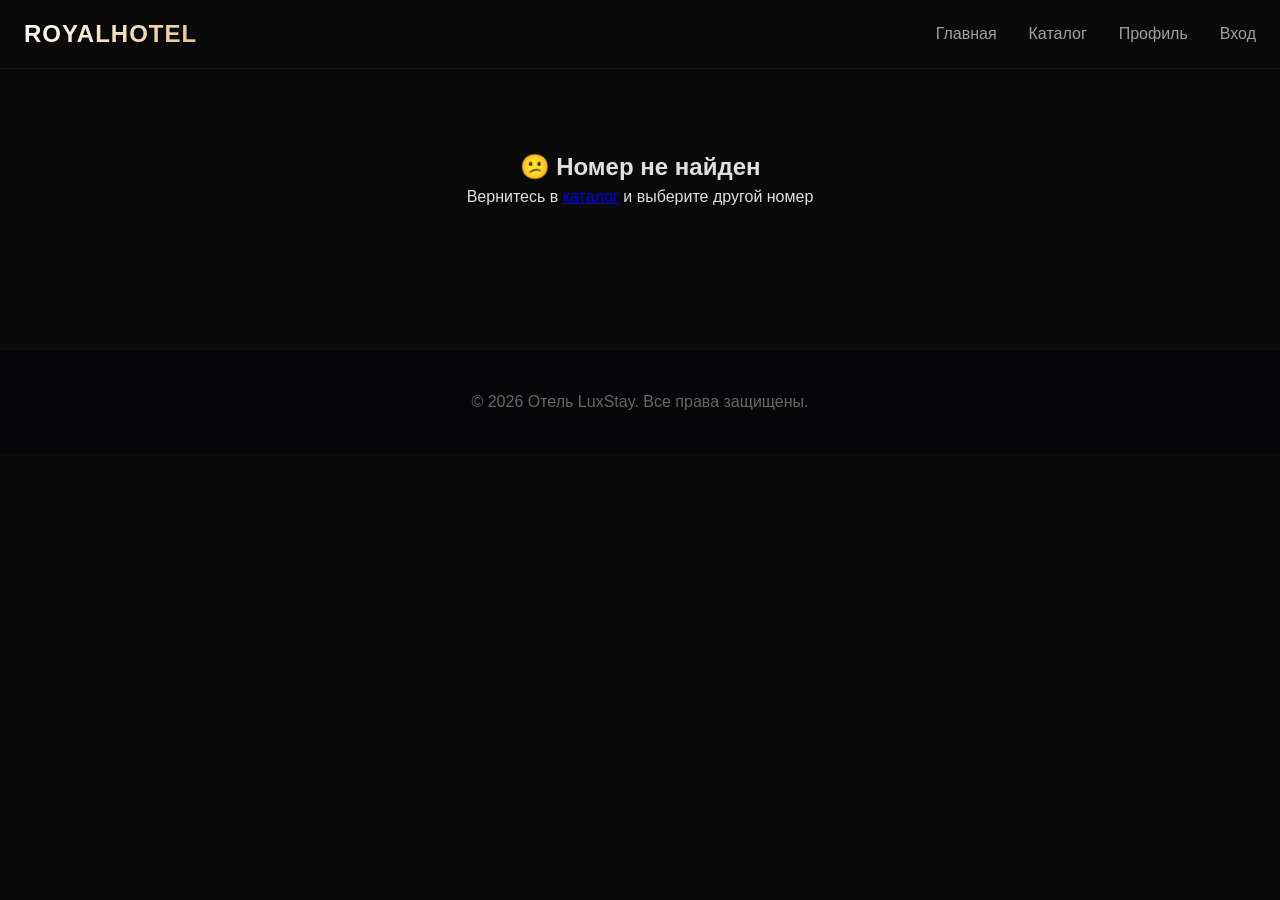
<file: booking.html>
<!DOCTYPE html>
<html lang="ru">
<head>
    <meta charset="UTF-8">
    <meta name="viewport" content="width=device-width, initial-scale=1.0">
    <title>Номер - LuxStay</title>
    <link rel="stylesheet" href="css/style.css">
</head>
<body>
    <header>
        <div class="container header-flex">
             <span class="logo-text">ROYALHOTEL</span>
            <nav>
                <a href="index.html">Главная</a>
                <a href="catalog.html">Каталог</a>
                <a href="profile.html" id="profileLink">Профиль</a>
                <a href="login.html" id="authLink">Вход</a>
                <a href="admin.html" id="adminLink" style="display:none;">Админ</a>
            </nav>
        </div>
    </header>

    <main class="container" id="roomContent">
        <div style="text-align: center; padding: 50px;">Загрузка...</div>
    </main>

    <footer>
        <div class="container">
            <p>© 2026 Отель LuxStay. Все права защищены.</p>
        </div>
    </footer>

    <script src="js/data.js"></script>
    <script src="js/auth.js"></script>
    <script src="js/booking.js"></script>
    <script>
        let currentRoom = null;
        let currentMainPhoto = 0;
        
        function calculateTotal() {
            const checkIn = document.getElementById('roomCheckIn')?.value;
            const checkOut = document.getElementById('roomCheckOut')?.value;
            const guests = document.getElementById('roomGuests')?.value;
            
            if (checkIn && checkOut && currentRoom) {
                const checkInDate = new Date(checkIn);
                const checkOutDate = new Date(checkOut);
                const days = Math.ceil((checkOutDate - checkInDate) / (1000 * 60 * 60 * 24));
                
                if (days > 0) {
                    const total = days * currentRoom.price_per_night;
                    document.getElementById('totalPrice').textContent = total.toLocaleString() + ' ₽';
                    document.getElementById('nightsCount').textContent = days;
                    document.getElementById('priceDetail').innerHTML = `${currentRoom.price_per_night.toLocaleString()} ₽ × ${days} ночей = ${total.toLocaleString()} ₽`;
                } else {
                    document.getElementById('totalPrice').textContent = '0 ₽';
                    document.getElementById('nightsCount').textContent = '0';
                }
            }
        }
        
        function changePhoto(index) {
            if (currentRoom && currentRoom.images[index]) {
                currentMainPhoto = index;
                const mainPhoto = document.getElementById('mainPhoto');
                if (mainPhoto) {
                    mainPhoto.src = currentRoom.images[index];
                }
                // Обновляем активный класс у миниатюр
                document.querySelectorAll('.thumb').forEach((thumb, i) => {
                    if (i === index) {
                        thumb.classList.add('active');
                    } else {
                        thumb.classList.remove('active');
                    }
                });
            }
        }
        
        function bookRoom() {
            if (!currentUser) {
                alert('🔐 Пожалуйста, авторизуйтесь, чтобы забронировать номер');
                window.location.href = 'login.html';
                return;
            }
            
            const checkIn = document.getElementById('roomCheckIn').value;
            const checkOut = document.getElementById('roomCheckOut').value;
            const guests = parseInt(document.getElementById('roomGuests').value);
            
            if (!checkIn || !checkOut) {
                alert('📅 Выберите даты заезда и выезда');
                return;
            }
            
            const checkInDate = new Date(checkIn);
            const checkOutDate = new Date(checkOut);
            const today = new Date();
            today.setHours(0, 0, 0, 0);
            
            if (checkInDate < today) {
                alert('Дата заезда не может быть раньше сегодняшнего дня');
                return;
            }
            
            if (checkOutDate <= checkInDate) {
                alert('Дата выезда должна быть позже даты заезда');
                return;
            }
            
            if (guests < 1 || guests > currentRoom.capacity) {
                alert(`Количество гостей должно быть от 1 до ${currentRoom.capacity}`);
                return;
            }
            
            const result = createBooking(currentRoom.id, checkIn, checkOut, guests, currentUser.id, currentUser.name);
            
            if (result.success) {
                alert(`✅ Номер успешно забронирован!\n\n${currentRoom.name}\n📅 ${checkIn} — ${checkOut}\n👥 ${guests} гостей\n💰 ${result.booking.totalPrice.toLocaleString()} ₽`);
                window.location.href = 'profile.html';
            } else {
                alert('❌ Ошибка: ' + result.error);
            }
        }
        
        function loadRoom() {
            const urlParams = new URLSearchParams(window.location.search);
            const roomId = parseInt(urlParams.get('id'));
            const rooms = getRooms();
            currentRoom = rooms.find(r => r.id === roomId);
            
            if (!currentRoom) {
                document.getElementById('roomContent').innerHTML = `
                    <div style="text-align: center; padding: 80px;">
                        <h2>😕 Номер не найден</h2>
                        <p>Вернитесь в <a href="catalog.html">каталог</a> и выберите другой номер</p>
                    </div>
                `;
                return;
            }
            
            // Устанавливаем минимальные даты
            const today = new Date().toISOString().split('T')[0];
            
            document.getElementById('roomContent').innerHTML = `
                <div class="room-detail">
                    <div class="room-gallery">
                        <img src="${currentRoom.images[0]}" class="main-photo" id="mainPhoto" onerror="this.src='https://via.placeholder.com/600x350?text=Фото+номера'">
                        <div class="thumbnails">
                            ${currentRoom.images.map((img, i) => `
                                <img src="${img}" class="thumb ${i === 0 ? 'active' : ''}" onclick="changePhoto(${i})" onerror="this.src='https://via.placeholder.com/80x80?text=Фото'">
                            `).join('')}
                        </div>
                    </div>
                    <div class="booking-card">
                        <h2>${currentRoom.name}</h2>
                        <div class="room-badge">⭐ ${currentRoom.price_per_night.toLocaleString()} ₽ / ночь</div>
                        <p style="margin: 15px 0; line-height: 1.6;">${currentRoom.description}</p>
                        
                        <div style="background: #f8f9fa; padding: 15px; border-radius: 12px; margin: 15px 0;">
                            <p><strong>👥 Вместимость:</strong> до ${currentRoom.capacity} гостей</p>
                            <div class="amenities" style="margin-top: 10px;">
                                <strong>Удобства:</strong><br>
                                ${currentRoom.amenities.map(a => `<span class="amenity">✓ ${a}</span>`).join('')}
                            </div>
                        </div>
                        
                        <h3 style="margin: 25px 0 15px;">📅 Забронировать номер</h3>
                        
                        <div class="form-group">
                            <label>Дата заезда</label>
                            <input type="date" id="roomCheckIn" min="${today}" onchange="calculateTotal()">
                        </div>
                        <div class="form-group">
                            <label>Дата выезда</label>
                            <input type="date" id="roomCheckOut" min="${today}" onchange="calculateTotal()">
                        </div>
                        <div class="form-group">
                            <label>Количество гостей (макс. ${currentRoom.capacity})</label>
                            <input type="number" id="roomGuests" min="1" max="${currentRoom.capacity}" value="2" onchange="calculateTotal()">
                        </div>
                        
                        <div style="background: #e3f2fd; padding: 15px; border-radius: 12px; margin: 15px 0;">
                            <div><strong>💰 Детали оплаты:</strong></div>
                            <div id="priceDetail" style="font-size: 14px; margin-top: 5px;">Выберите даты для расчета</div>
                            <div style="font-size: 20px; font-weight: bold; margin-top: 10px;">
                                Итого за <span id="nightsCount">0</span> ночей: <span id="totalPrice">0 ₽</span>
                            </div>
                        </div>
                        
                        <button class="btn" style="width:100%; padding: 14px; font-size: 1.1rem;" onclick="bookRoom()">
                            ✅ Забронировать сейчас
                        </button>
                        
                        ${!currentUser ? '<p style="margin-top:15px; font-size:12px; color:#666; text-align:center;">🔐 Для бронирования необходимо <a href="login.html">войти</a> или <a href="register.html">зарегистрироваться</a></p>' : ''}
                    </div>
                </div>
            `;
            
            // Устанавливаем слушатели для расчета
            setTimeout(() => {
                const checkIn = document.getElementById('roomCheckIn');
                const checkOut = document.getElementById('roomCheckOut');
                if (checkIn && checkOut) {
                    checkIn.addEventListener('change', calculateTotal);
                    checkOut.addEventListener('change', calculateTotal);
                }
            }, 100);
        }
        
        document.addEventListener('DOMContentLoaded', () => {
            loadCurrentUser();
            loadRoom();
        });
    </script>
</body>
</html>
</file>
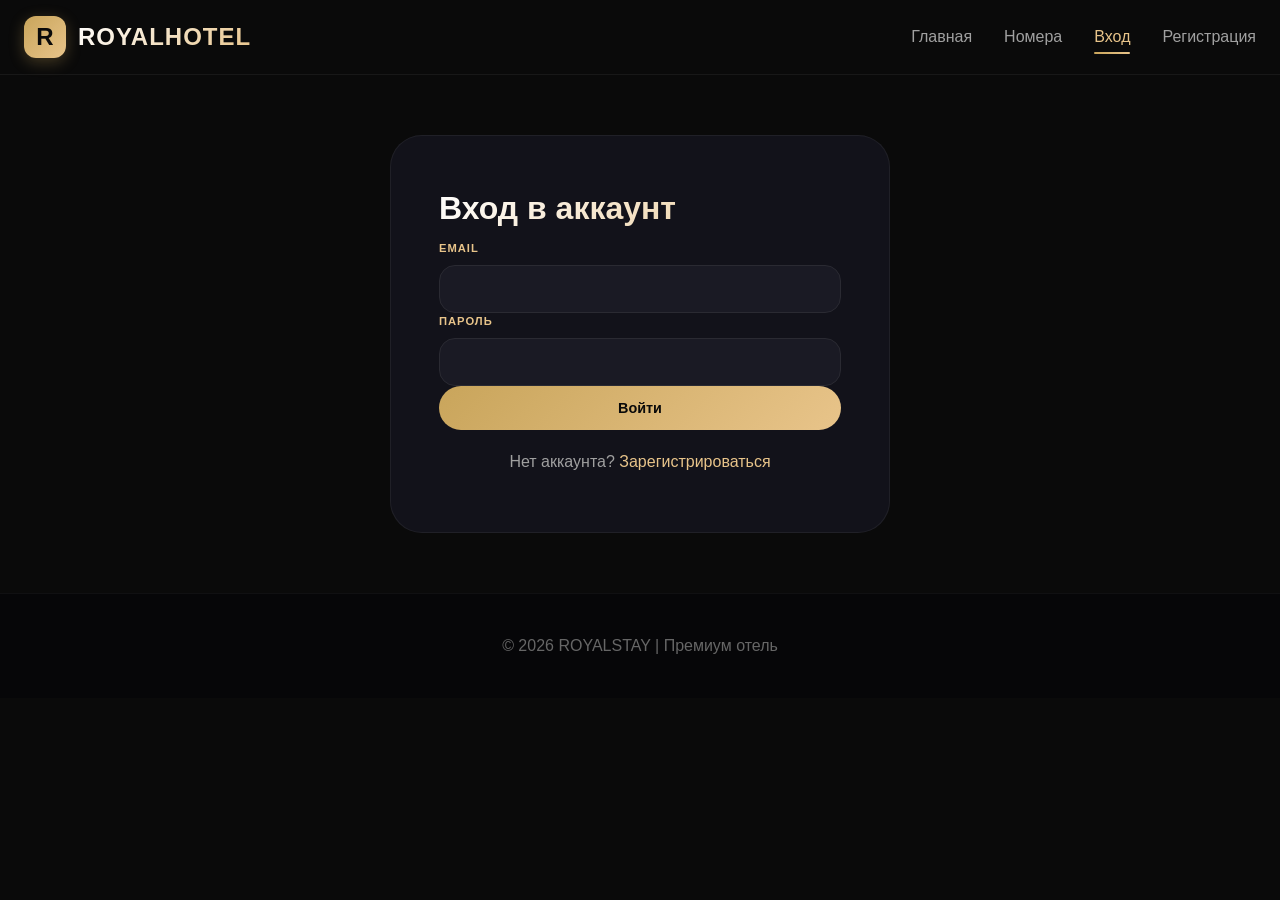
<file: login.html>
<!DOCTYPE html>
<html lang="ru">
<head>
    <meta charset="UTF-8">
    <meta name="viewport" content="width=device-width, initial-scale=1.0">
    <title>Вход | ROYALHOTEL</title>
    <link rel="stylesheet" href="css/style.css">
</head>
<body>
    <header>
        <div class="container header-flex">
            <div class="logo">
                <div class="logo-icon">R</div>
                <span class="logo-text">ROYALHOTEL</span>
            </div>
            <nav>
                <a href="index.html">Главная</a>
                <a href="catalog.html">Номера</a>
                <a href="login.html" class="active">Вход</a>
                <a href="register.html">Регистрация</a>
            </nav>
        </div>
    </header>
    <main>
        <div class="auth-container">
            <h2>Вход в аккаунт</h2>
            <form id="loginForm">
                <div class="form-group">
                    <label>Email</label>
                    <input type="email" id="loginEmail" required>
                </div>
                <div class="form-group">
                    <label>Пароль</label>
                    <input type="password" id="loginPassword" required>
                </div>
                <button type="submit" class="btn" style="width:100%">Войти</button>
                <div id="loginError" class="error-msg"></div>
            </form>
            <p style="margin-top:20px; text-align:center">
                Нет аккаунта? <a href="register.html">Зарегистрироваться</a>
            </p>
            <p style="margin-top:10px; text-align:center; font-size:12px; color:#666">
            </p>
        </div>
    </main>
    <footer>
        <div class="container">
            <p>© 2026 ROYALSTAY | Премиум отель</p>
        </div>
    </footer>
    <script src="js/data.js"></script>
    <script>
        document.getElementById('loginForm').addEventListener('submit', (e) => {
            e.preventDefault();
            const email = document.getElementById('loginEmail').value;
            const password = document.getElementById('loginPassword').value;
            
            const users = JSON.parse(localStorage.getItem('users'));
            const user = users.find(u => u.email === email && u.password === password);
            
            if (user) {
                localStorage.setItem('currentUser', JSON.stringify(user));
                window.location.href = 'index.html';
            } else {
                document.getElementById('loginError').textContent = 'Неверный email или пароль';
            }
        });
    </script>
</body>
</html>
</file>
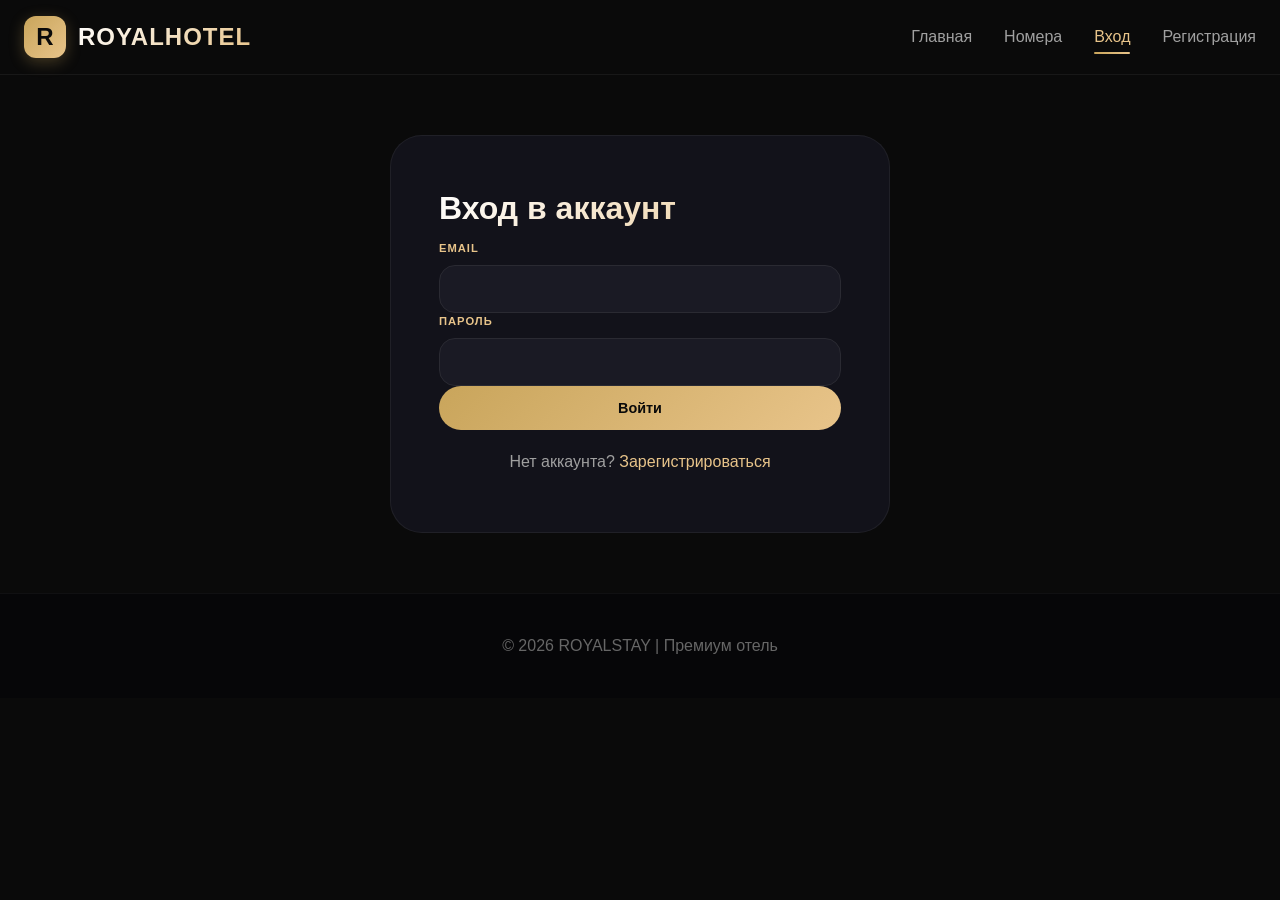
<file: profile.html>
<!DOCTYPE html>
<html lang="ru">
<head>
    <meta charset="UTF-8">
    <meta name="viewport" content="width=device-width, initial-scale=1.0">
    <title>Профиль | ROYALHOTEL</title>
    <link rel="stylesheet" href="css/style.css">
    <style>
        .admin-badge { background: #c9a55b; color: #000; padding: 2px 8px; border-radius: 4px; font-size: 12px; font-weight: bold; margin-left: 10px; }
        .section-title { margin: 40px 0 20px; color: #c9a55b; text-transform: uppercase; letter-spacing: 1px; font-size: 1.1rem; border-left: 3px solid #c9a55b; padding-left: 15px; }
        .card-item { background: #12121a; border: 1px solid rgba(201, 165, 91, 0.1); padding: 20px; border-radius: 8px; display: flex; justify-content: space-between; align-items: center; margin-bottom: 15px; }
        .info-label { color: #c9a55b; font-size: 0.8rem; margin-bottom: 5px; display: block; }
        .btn-cancel { background: transparent; border: 1px solid #ff4444; color: #ff4444; padding: 8px 16px; cursor: pointer; transition: 0.3s; font-size: 0.8rem; border-radius: 4px; }
        .btn-cancel:hover { background: #ff4444; color: #fff; }
        .user-info-grid { display: grid; grid-template-columns: 0.5fr 1fr 1fr; gap: 20px; width: 100%; }
    </style>
</head>
<body>
    <header>
        <div class="container header-flex">
            <div class="logo"><div class="logo-icon">R</div><span class="logo-text">ROYALHOTEL</span></div>
            <nav>
                <a href="index.html">Главная</a>
                <a href="catalog.html">Номера</a>
                <a href="profile.html" class="active">Профиль</a>
                <a href="#" onclick="logout()">Выйти</a>
            </nav>
        </div>
    </header>

    <main class="container">
        <div style="margin: 40px 0;">
            <h1 id="userName">Загрузка...</h1>
            <p id="userStatus" style="color: #666;"></p>
        </div>

        <div id="adminSections" style="display: none;">
            <div class="section-title">Зарегистрированные пользователи</div>
            <div id="usersList"></div>
        </div>

        <div class="section-title" id="bookingTitle">Ваши бронирования</div>
        <div id="bookingsContainer"></div>
    </main>

    <script src="js/data.js"></script>
    <script>
        const currentUser = JSON.parse(localStorage.getItem('currentUser'));

        if (!currentUser) {
            window.location.href = 'login.html';
        }

        function renderProfile() {
            const nameEl = document.getElementById('userName');
            const statusEl = document.getElementById('userStatus');
            const bookingsCont = document.getElementById('bookingsContainer');
            const usersCont = document.getElementById('usersList');
            const adminSec = document.getElementById('adminSections');
            const bookingTitle = document.getElementById('bookingTitle');
            
            nameEl.innerHTML = currentUser.name + (currentUser.role === 'admin' ? '<span class="admin-badge">ADMIN</span>' : '');
            
            const allBookings = JSON.parse(localStorage.getItem('bookings')) || [];
            const allUsers = JSON.parse(localStorage.getItem('users')) || [];

            if (currentUser.role === 'admin') {
                statusEl.innerText = 'Панель администратора';
                adminSec.style.display = 'block';
                bookingTitle.innerText = 'Все бронирования отеля';

                usersCont.innerHTML = allUsers.map(u => `
                    <div class="card-item">
                        <div class="user-info-grid">
                            <div><span class="info-label">ID</span>${u.id}</div>
                            <div><span class="info-label">Имя</span>${u.name}</div>
                            <div><span class="info-label">Логин</span>${u.email}</div>
                        </div>
                        ${u.role !== 'admin' ? `
                            <button onclick="deleteUser(${u.id})" class="btn-cancel">Удалить</button>
                        ` : '<span style="font-size:10px; color:#444;">ADMIN</span>'}
                    </div>
                `).join('');

                renderBookings(allBookings, bookingsCont, true);
            } else {
                statusEl.innerText = 'Личный кабинет клиента';
                const myBookings = allBookings.filter(b => b.userId === currentUser.id);
                renderBookings(myBookings, bookingsCont, false);
            }
        }

        function renderBookings(list, container, isAdmin) {
            if (list.length === 0) {
                container.innerHTML = '<div class="card-item">Бронирований нет</div>';
                return;
            }
            container.innerHTML = list.map(b => `
                <div class="card-item">
                    <div>
                        ${isAdmin ? `<span class="info-label">Клиент ID: ${b.userId}</span>` : ''}
                        <h3 style="margin-bottom: 5px;">${b.roomName}</h3>
                        <p style="color: #888; font-size: 0.9rem;">${b.checkIn} — ${b.checkOut} | Гостей: ${b.guests || 1}</p>
                    </div>
                    <div style="text-align: right;">
                        <div style="margin-bottom: 10px; font-weight: bold; color: #c9a55b;">${(b.totalPrice || 0).toLocaleString()} ₸</div>
                        <button onclick="cancelBooking(${b.id})" class="btn-cancel">Отменить</button>
                    </div>
                </div>
            `).join('');
        }

        function deleteUser(userId) {
            if (confirm('Удалить пользователя и все его бронирования?')) {
                // 1. Удаляем пользователя
                let users = JSON.parse(localStorage.getItem('users')) || [];
                users = users.filter(u => u.id !== userId);
                localStorage.setItem('users', JSON.stringify(users));

                // 2. Удаляем его брони
                let bookings = JSON.parse(localStorage.getItem('bookings')) || [];
                bookings = bookings.filter(b => b.userId !== userId);
                localStorage.setItem('bookings', JSON.stringify(bookings));

                renderProfile();
            }
        }

        function cancelBooking(id) {
            if (confirm('Отменить бронирование?')) {
                let all = JSON.parse(localStorage.getItem('bookings')) || [];
                all = all.filter(b => b.id !== id);
                localStorage.setItem('bookings', JSON.stringify(all));
                renderProfile();
            }
        }

        function logout() {
            localStorage.removeItem('currentUser');
            window.location.href = 'index.html';
        }

        document.addEventListener('DOMContentLoaded', renderProfile);
    </script>
</body>
</html>
</file>
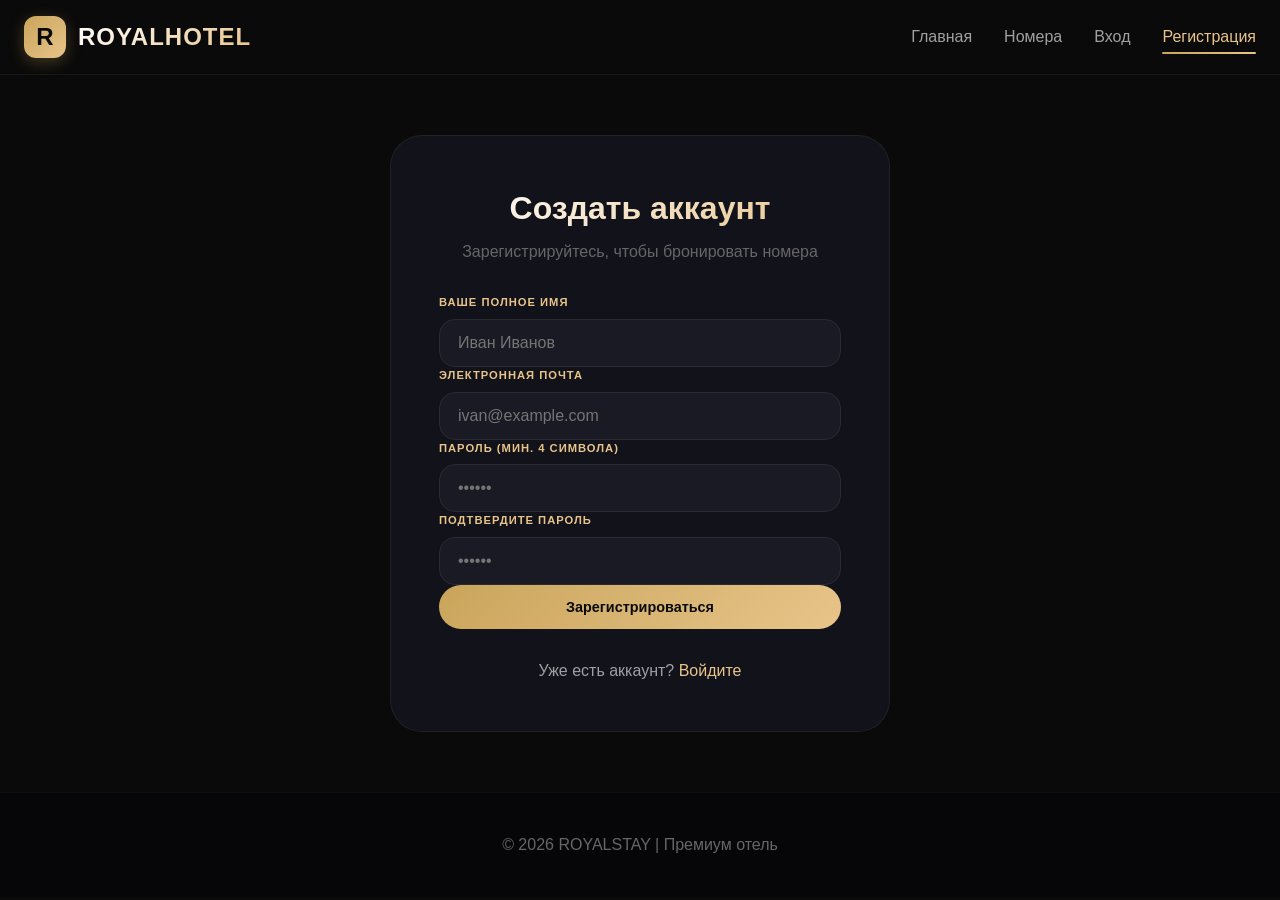
<file: register.html>
<!DOCTYPE html>
<html lang="ru">
<head>
    <meta charset="UTF-8">
    <meta name="viewport" content="width=device-width, initial-scale=1.0">
    <title>Регистрация | ROYALHOTEL</title>
    <link rel="stylesheet" href="css/style.css">
</head>
<body>
    <header>
        <div class="container header-flex">
            <div class="logo">
                <div class="logo-icon">R</div>
                <span class="logo-text">ROYALHOTEL</span>
            </div>
            <nav>
                <a href="index.html">Главная</a>
                <a href="catalog.html">Номера</a>
                <a href="login.html">Вход</a>
                <a href="register.html" class="active">Регистрация</a>
            </nav>
        </div>
    </header>

    <main>
        <div class="auth-container">
            <div style="text-align: center; margin-bottom: 30px;">
                <h2>Создать аккаунт</h2>
                <p style="color: #666;">Зарегистрируйтесь, чтобы бронировать номера</p>
            </div>
            
            <form id="registerForm">
                <div class="form-group">
                    <label>Ваше полное имя</label>
                    <input type="text" id="regName" required placeholder="Иван Иванов">
                </div>
                
                <div class="form-group">
                    <label>Электронная почта</label>
                    <input type="email" id="regEmail" required placeholder="ivan@example.com">
                </div>
                
                <div class="form-group">
                    <label>Пароль (мин. 4 символа)</label>
                    <input type="password" id="regPassword" required minlength="4" placeholder="••••••">
                </div>
                
                <div class="form-group">
                    <label>Подтвердите пароль</label>
                    <input type="password" id="regConfirmPassword" required placeholder="••••••">
                </div>
                
                <button type="submit" class="btn" style="width:100%; padding: 14px;">Зарегистрироваться</button>
                
                <div id="regError" class="error-msg"></div>
            </form>
            
            <p style="margin-top: 30px; text-align: center;">
                Уже есть аккаунт? <a href="login.html">Войдите</a>
            </p>
        </div>
    </main>

    <footer>
        <div class="container">
            <p>© 2026 ROYALSTAY | Премиум отель</p>
        </div>
    </footer>

    <script src="js/data.js"></script>
    <script>
        document.getElementById('registerForm').addEventListener('submit', (e) => {
            e.preventDefault();
            
            const name = document.getElementById('regName').value.trim();
            const email = document.getElementById('regEmail').value.trim();
            const password = document.getElementById('regPassword').value;
            const confirmPassword = document.getElementById('regConfirmPassword').value;
            
            if (!name || !email || !password) {
                document.getElementById('regError').textContent = 'Пожалуйста, заполните все поля';
                return;
            }
            
            if (password.length < 4) {
                document.getElementById('regError').textContent = 'Пароль должен содержать минимум 4 символа';
                return;
            }
            
            if (password !== confirmPassword) {
                document.getElementById('regError').textContent = 'Пароли не совпадают';
                return;
            }
            
            if (!email.includes('@') || !email.includes('.')) {
                document.getElementById('regError').textContent = 'Введите корректный email';
                return;
            }
            
            const users = JSON.parse(localStorage.getItem('users'));
            
            if (users.find(u => u.email === email)) {
                document.getElementById('regError').textContent = 'Этот email уже зарегистрирован';
                return;
            }
            
            const newUser = {
                id: Date.now(),
                email,
                password,
                name,
                role: 'client'
            };
            
            users.push(newUser);
            localStorage.setItem('users', JSON.stringify(users));
            localStorage.setItem('currentUser', JSON.stringify(newUser));
            
            alert(`Добро пожаловать, ${name}!`);
            window.location.href = 'index.html';
        });
    </script>
</body>
</html>
</file>
<file: css/style.css>
* {
    margin: 0;
    padding: 0;
    box-sizing: border-box;
}

body {
    font-family: 'Inter', -apple-system, BlinkMacSystemFont, 'Segoe UI', Roboto, sans-serif;
    background: #0a0a0a;
    color: #e0e0e0;
    line-height: 1.5;
}

.container {
    max-width: 1280px;
    margin: 0 auto;
    padding: 0 24px;
}

/* Header */
header {
    position: sticky;
    top: 0;
    z-index: 1000;
    background: #0a0a0a;
    border-bottom: 1px solid rgba(255, 255, 255, 0.06);
    padding: 16px 0;
}

.header-flex {
    display: flex;
    justify-content: space-between;
    align-items: center;
    flex-wrap: wrap;
    gap: 20px;
}

.logo {
    display: flex;
    align-items: center;
    gap: 10px;
    font-size: 1.6rem;
    font-weight: 700;
}

.logo-icon {
    width: 36px;
    height: 36px;
    background: linear-gradient(135deg, #c9a55b, #e8c48a);
    border-radius: 10px;
    display: flex;
    align-items: center;
    justify-content: center;
    font-weight: bold;
    font-size: 1.2rem;
    color: #0a0a0a;
}

.logo-text {
    background: linear-gradient(135deg, #c9a55b, #e8c48a);
    -webkit-background-clip: text;
    background-clip: text;
    color: transparent;
}

nav {
    display: flex;
    gap: 32px;
}

nav a {
    color: #a0a0a0;
    text-decoration: none;
    font-weight: 500;
    transition: all 0.3s;
    position: relative;
}

nav a:hover, nav a.active {
    color: #e8c48a;
}

nav a.active::after {
    content: '';
    position: absolute;
    bottom: -5px;
    left: 0;
    width: 100%;
    height: 2px;
    background: linear-gradient(90deg, #c9a55b, #e8c48a);
    border-radius: 2px;
}

/* Hero */
.hero {
    background: linear-gradient(135deg, #0a0a0a 0%, #12121a 100%);
    padding: 80px 0;
    text-align: center;
    border-bottom: 1px solid rgba(255, 255, 255, 0.05);
}

.hero h1 {
    font-size: 3.5rem;
    font-weight: 700;
    background: linear-gradient(135deg, #ffffff, #e8c48a);
    -webkit-background-clip: text;
    background-clip: text;
    color: transparent;
    margin-bottom: 16px;
}

.hero p {
    color: #888;
    font-size: 1.2rem;
    margin-bottom: 40px;
}

/* Поисковая форма */
.search-form {
    background: #12121a;
    border-radius: 24px;
    padding: 32px;
    display: flex;
    flex-wrap: wrap;
    gap: 20px;
    justify-content: center;
    border: 1px solid rgba(255, 255, 255, 0.06);
    max-width: 900px;
    margin: 0 auto;
}

.form-group {
    flex: 1;
    min-width: 160px;
}

.form-group label {
    display: block;
    margin-bottom: 8px;
    font-size: 0.7rem;
    text-transform: uppercase;
    letter-spacing: 1px;
    font-weight: 600;
    color: #e8c48a;
}

.form-group input, 
.form-group select {
    width: 100%;
    padding: 14px 18px;
    background: #1a1a24;
    border: 1px solid #2a2a32;
    border-radius: 16px;
    color: #e0e0e0;
    font-size: 1rem;
    transition: all 0.3s;
}

.form-group input:focus, 
.form-group select:focus {
    outline: none;
    border-color: #c9a55b;
    box-shadow: 0 0 0 3px rgba(201, 165, 91, 0.1);
}

/* Кнопки */
.btn {
    background: linear-gradient(135deg, #c9a55b, #e8c48a);
    border: none;
    padding: 14px 32px;
    border-radius: 40px;
    font-weight: 600;
    color: #0a0a0a;
    cursor: pointer;
    transition: all 0.3s;
    font-size: 0.9rem;
}

.btn:hover {
    transform: translateY(-2px);
    box-shadow: 0 10px 25px rgba(201, 165, 91, 0.25);
}

/* Карточки номеров */
.room-grid {
    display: grid;
    grid-template-columns: repeat(auto-fill, minmax(350px, 1fr));
    gap: 32px;
    margin: 48px 0;
}

.room-card {
    background: #12121a;
    border-radius: 24px;
    overflow: hidden;
    border: 1px solid rgba(255, 255, 255, 0.06);
    transition: all 0.4s;
}

.room-card:hover {
    transform: translateY(-8px);
    border-color: rgba(201, 165, 91, 0.4);
}

.room-img {
    width: 100%;
    height: 240px;
    object-fit: cover;
}

.room-info {
    padding: 24px;
}

.room-title {
    font-size: 1.4rem;
    font-weight: 600;
    margin-bottom: 8px;
    color: #ffffff;
}

.room-desc {
    color: #a0a0a0;
    font-size: 0.9rem;
    line-height: 1.5;
    margin-bottom: 16px;
}

.room-price {
    font-size: 1.4rem;
    font-weight: 700;
    color: #e8c48a;
    margin: 12px 0;
}

/* Удобства */
.amenities {
    display: flex;
    flex-wrap: wrap;
    gap: 8px;
    margin: 16px 0;
}

.amenity {
    background: rgba(201, 165, 91, 0.1);
    padding: 6px 14px;
    border-radius: 20px;
    font-size: 0.7rem;
    color: #e8c48a;
    font-weight: 500;
    border: 1px solid rgba(201, 165, 91, 0.2);
}

/* Страница деталей номера */
.room-detail {
    display: grid;
    grid-template-columns: 1fr 0.9fr;
    gap: 48px;
    margin: 48px 0;
}

.room-gallery {
    display: flex;
    flex-direction: column;
    gap: 16px;
}

.main-photo {
    width: 100%;
    border-radius: 24px;
    height: 400px;
    object-fit: cover;
    border: 1px solid rgba(255, 255, 255, 0.06);
}

.thumbnails {
    display: flex;
    gap: 12px;
}

.thumb {
    width: 85px;
    height: 85px;
    object-fit: cover;
    border-radius: 16px;
    cursor: pointer;
    opacity: 0.6;
    transition: all 0.3s;
    border: 2px solid transparent;
}

.thumb:hover, .thumb.active {
    opacity: 1;
    border-color: #c9a55b;
}

/* Блок бронирования */
.booking-card {
    background: #12121a;
    border-radius: 24px;
    padding: 32px;
    border: 1px solid rgba(255, 255, 255, 0.06);
    position: sticky;
    top: 100px;
}

.booking-card h2 {
    color: #ffffff;
    font-size: 1.6rem;
    margin-bottom: 16px;
}

.booking-card h3 {
    color: #ffffff;
    margin: 20px 0 15px;
    font-size: 1.2rem;
}

.booking-card p {
    color: #a0a0a0;
    margin-bottom: 12px;
}

.room-badge {
    display: inline-block;
    background: rgba(201, 165, 91, 0.15);
    padding: 6px 16px;
    border-radius: 40px;
    font-weight: 600;
    color: #e8c48a;
    margin: 16px 0;
    font-size: 0.9rem;
}

/* Авторизация */
.auth-container {
    max-width: 500px;
    margin: 60px auto;
    background: #12121a;
    padding: 48px;
    border-radius: 32px;
    border: 1px solid rgba(255, 255, 255, 0.06);
}

.auth-container h2 {
    font-size: 2rem;
    margin-bottom: 8px;
    background: linear-gradient(135deg, #fff, #e8c48a);
    -webkit-background-clip: text;
    background-clip: text;
    color: transparent;
}

.auth-container p {
    color: #a0a0a0;
}

.auth-container a {
    color: #e8c48a;
    text-decoration: none;
}

/* Профиль */
.booking-card-custom {
    background: #12121a;
    border-radius: 20px;
    padding: 24px;
    margin-bottom: 20px;
    border: 1px solid rgba(255, 255, 255, 0.06);
}

.booking-card-custom h3 {
    color: #ffffff;
}

.booking-card-custom p {
    color: #a0a0a0;
}

.booking-status {
    background: rgba(26, 92, 58, 0.3);
    color: #7ddf9a;
    padding: 4px 12px;
    border-radius: 20px;
    font-size: 12px;
    display: inline-block;
}

.btn-cancel {
    background: rgba(220, 53, 69, 0.15);
    color: #ff8888;
    border: 1px solid rgba(220, 53, 69, 0.3);
    padding: 10px 24px;
    border-radius: 40px;
    cursor: pointer;
    transition: all 0.3s;
}

.btn-cancel:hover {
    background: rgba(220, 53, 69, 0.3);
}

/* Админ */
.admin-booking-card {
    background: #12121a;
    border-radius: 20px;
    padding: 24px;
    margin-bottom: 20px;
    border: 1px solid rgba(255, 255, 255, 0.06);
}

.admin-booking-card h3 {
    color: #ffffff;
}

.admin-booking-card p {
    color: #a0a0a0;
}

.admin-badge {
    background: rgba(201, 165, 91, 0.2);
    color: #e8c48a;
    padding: 2px 10px;
    border-radius: 20px;
    font-size: 11px;
    margin-left: 10px;
}

#userInfo {
    background: #12121a;
    border: 1px solid rgba(255, 255, 255, 0.06);
    border-radius: 24px;
    padding: 24px;
    margin-bottom: 30px;
}

/* Footer */
footer {
    background: #060608;
    padding: 40px 0;
    text-align: center;
    border-top: 1px solid rgba(255, 255, 255, 0.04);
    margin-top: 60px;
    color: #666;
}

.empty-bookings {
    text-align: center;
    padding: 60px;
    background: #12121a;
    border-radius: 24px;
}

/* Адаптив */
@media (max-width: 968px) {
    .room-detail { grid-template-columns: 1fr; }
    .hero h1 { font-size: 2.2rem; }
    .header-flex { flex-direction: column; }
    nav { gap: 20px; flex-wrap: wrap; justify-content: center; }
    .room-grid { grid-template-columns: 1fr; }
}

@media (max-width: 640px) {
    .search-form { padding: 20px; }
    .hero { padding: 50px 0; }
    .hero h1 { font-size: 1.6rem; }
    .thumb { width: 60px; height: 60px; }
    .main-photo { height: 280px; }
}
/* ========== НОВЫЙ ЛОГОТИП R В КВАДРАТЕ ========== */
.logo {
    display: flex;
    align-items: center;
    gap: 12px;
}

.logo-icon {
    width: 42px;
    height: 42px;
    background: linear-gradient(135deg, #c9a55b, #e8c48a);
    border-radius: 12px;
    display: flex;
    align-items: center;
    justify-content: center;
    font-size: 24px;
    font-weight: 800;
    color: #0a0a0a;
    box-shadow: 0 4px 15px rgba(201, 165, 91, 0.3);
    transition: transform 0.3s;
}

.logo:hover .logo-icon {
    transform: scale(1.05);
}

.logo-text {
    font-size: 1.5rem;
    font-weight: 700;
    letter-spacing: 1px;
    background: linear-gradient(135deg, #ffffff, #e8c48a);
    -webkit-background-clip: text;
    background-clip: text;
    color: transparent;
}

@media (max-width: 768px) {
    .logo-icon {
        width: 36px;
        height: 36px;
        font-size: 20px;
    }
    .logo-text {
        font-size: 1.2rem;
    }
}
@media (max-width: 1024px) {
    .container {
        padding: 0 20px;
    }
    .featured-grid, .room-grid {
        grid-template-columns: repeat(2, 1fr);
    }
}

@media (max-width: 768px) {
    .header-flex {
        flex-direction: column;
        gap: 15px;
        padding: 15px 0;
    }
    nav {
        display: flex;
        flex-wrap: wrap;
        justify-content: center;
        gap: 10px;
    }
    .hero h1 {
        font-size: 2.5rem;
    }
    .about-section {
        grid-template-columns: 1fr;
        text-align: center;
    }
    .about-images {
        margin-top: 30px;
    }
    .featured-grid, .room-grid {
        grid-template-columns: 1fr;
    }
    .room-image {
        height: 300px;
    }
    .card-item {
        flex-direction: column;
        align-items: flex-start;
        gap: 15px;
    }
    .user-info-grid {
        grid-template-columns: 1fr;
        gap: 10px;
    }
    .btn-cancel {
        width: 100%;
    }
}

@media (max-width: 480px) {
    .hero h1 {
        font-size: 1.8rem;
    }
    .logo-text {
        font-size: 1.2rem;
    }
    .btn, .btn-booking, .btn-catalog {
        width: 100%;
        padding: 12px 20px;
    }
    .amenity-list {
        grid-template-columns: 1fr;
    }
}
</file>
